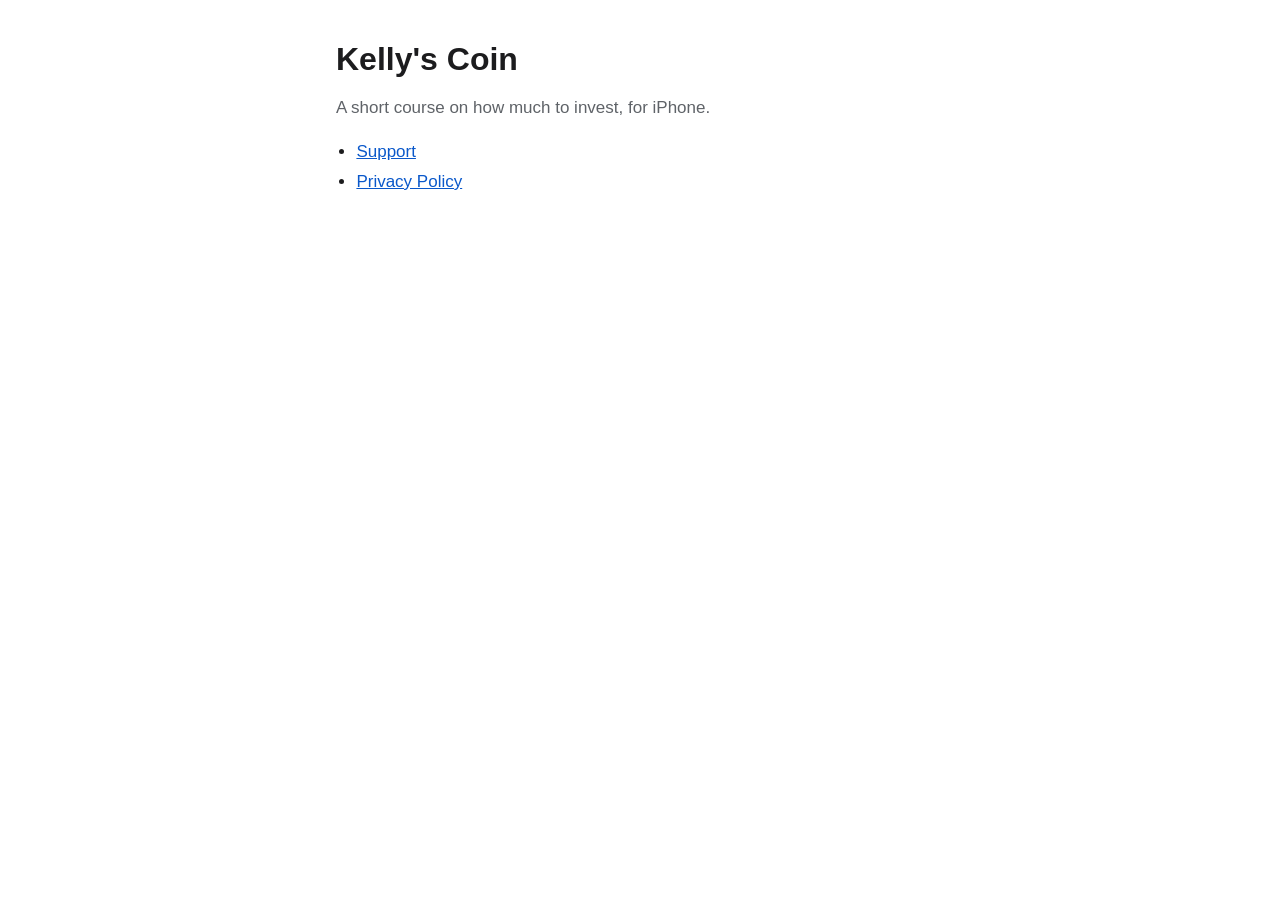
<file: index.html>
<!doctype html>
<html lang="en">
<head>
  <meta charset="utf-8">
  <meta name="viewport" content="width=device-width, initial-scale=1">
  <title>Kelly's Coin</title>
  <link rel="stylesheet" href="style.css">
</head>
<body>
  <main>
    <h1>Kelly's Coin</h1>
    <p class="muted">A short course on how much to invest, for iPhone.</p>
    <ul>
      <li><a href="support.html">Support</a></li>
      <li><a href="privacy.html">Privacy Policy</a></li>
    </ul>
  </main>
</body>
</html>
</file>
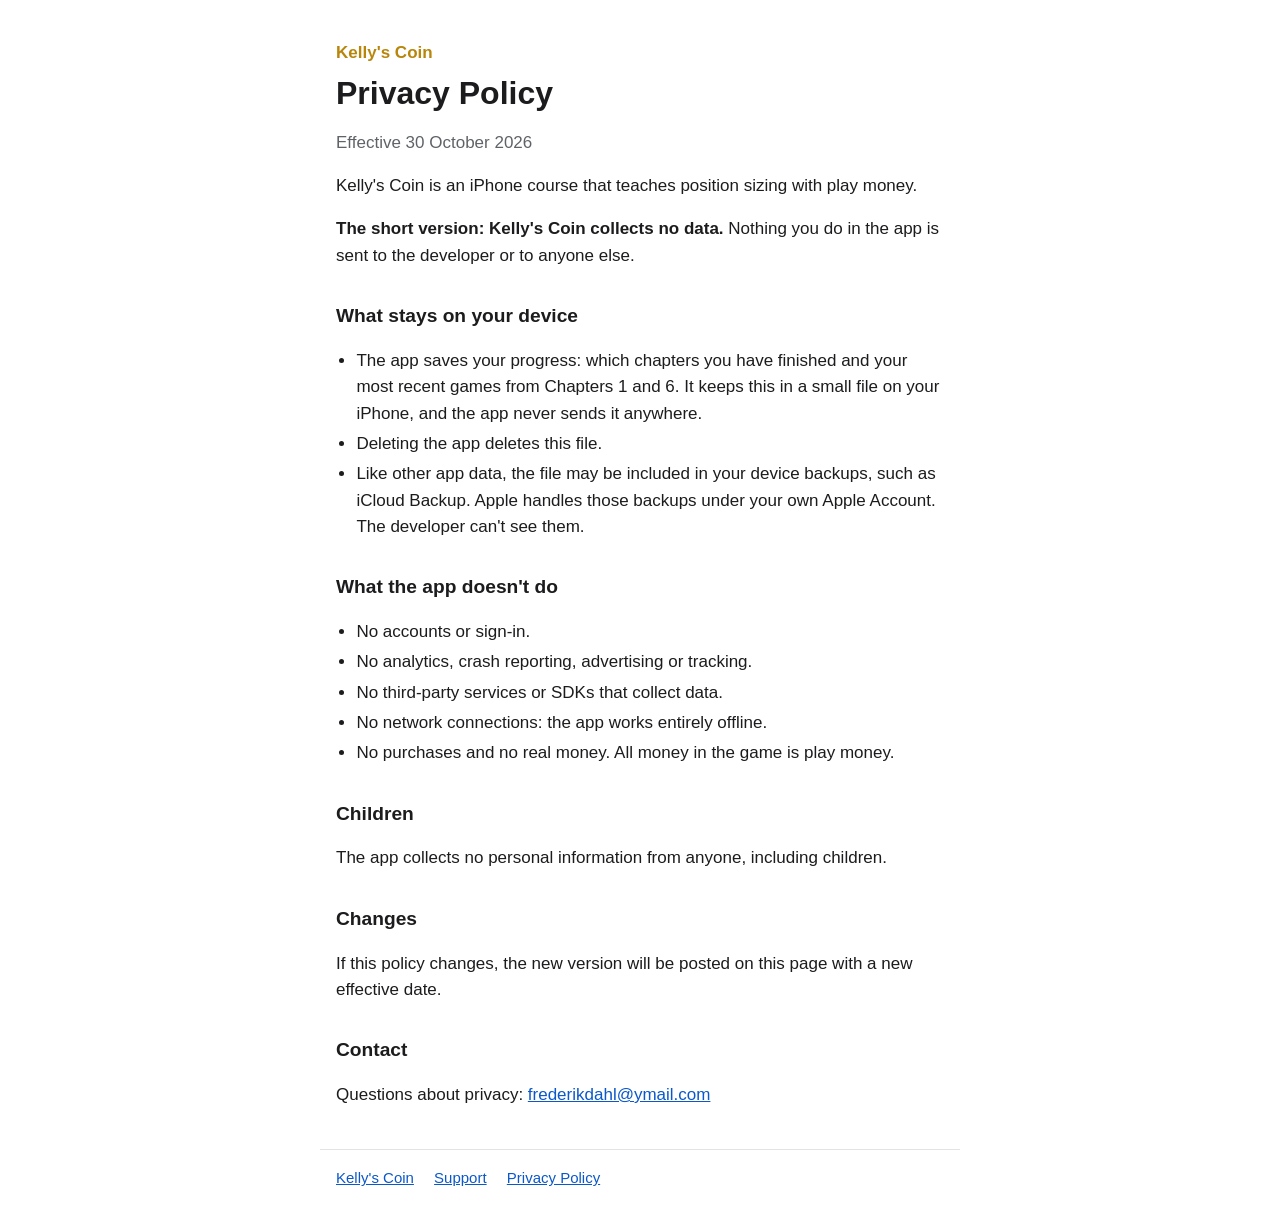
<file: privacy.html>
<!doctype html>
<html lang="en">
<head>
  <meta charset="utf-8">
  <meta name="viewport" content="width=device-width, initial-scale=1">
  <title>Privacy Policy – Kelly's Coin</title>
  <link rel="stylesheet" href="style.css">
</head>
<body>
  <main>
    <p class="app">Kelly's Coin</p>
    <h1>Privacy Policy</h1>
    <p class="muted">Effective 30 October 2026</p>

    <p>Kelly's Coin is an iPhone course that teaches position sizing with play money.</p>

    <p><strong>The short version: Kelly's Coin collects no data.</strong> Nothing you do in the app is sent to the developer or to anyone else.</p>

    <h2>What stays on your device</h2>
    <ul>
      <li>The app saves your progress: which chapters you have finished and your most recent games from Chapters 1 and 6. It keeps this in a small file on your iPhone, and the app never sends it anywhere.</li>
      <li>Deleting the app deletes this file.</li>
      <li>Like other app data, the file may be included in your device backups, such as iCloud Backup. Apple handles those backups under your own Apple Account. The developer can't see them.</li>
    </ul>

    <h2>What the app doesn't do</h2>
    <ul>
      <li>No accounts or sign-in.</li>
      <li>No analytics, crash reporting, advertising or tracking.</li>
      <li>No third-party services or SDKs that collect data.</li>
      <li>No network connections: the app works entirely offline.</li>
      <li>No purchases and no real money. All money in the game is play money.</li>
    </ul>

    <h2>Children</h2>
    <p>The app collects no personal information from anyone, including children.</p>

    <h2>Changes</h2>
    <p>If this policy changes, the new version will be posted on this page with a new effective date.</p>

    <h2>Contact</h2>
    <p>Questions about privacy: <a href="mailto:frederikdahl@ymail.com">frederikdahl@ymail.com</a></p>
  </main>
  <footer>
    <a href="./">Kelly's Coin</a>
    <a href="support.html">Support</a>
    <a href="privacy.html">Privacy Policy</a>
  </footer>
</body>
</html>
</file>
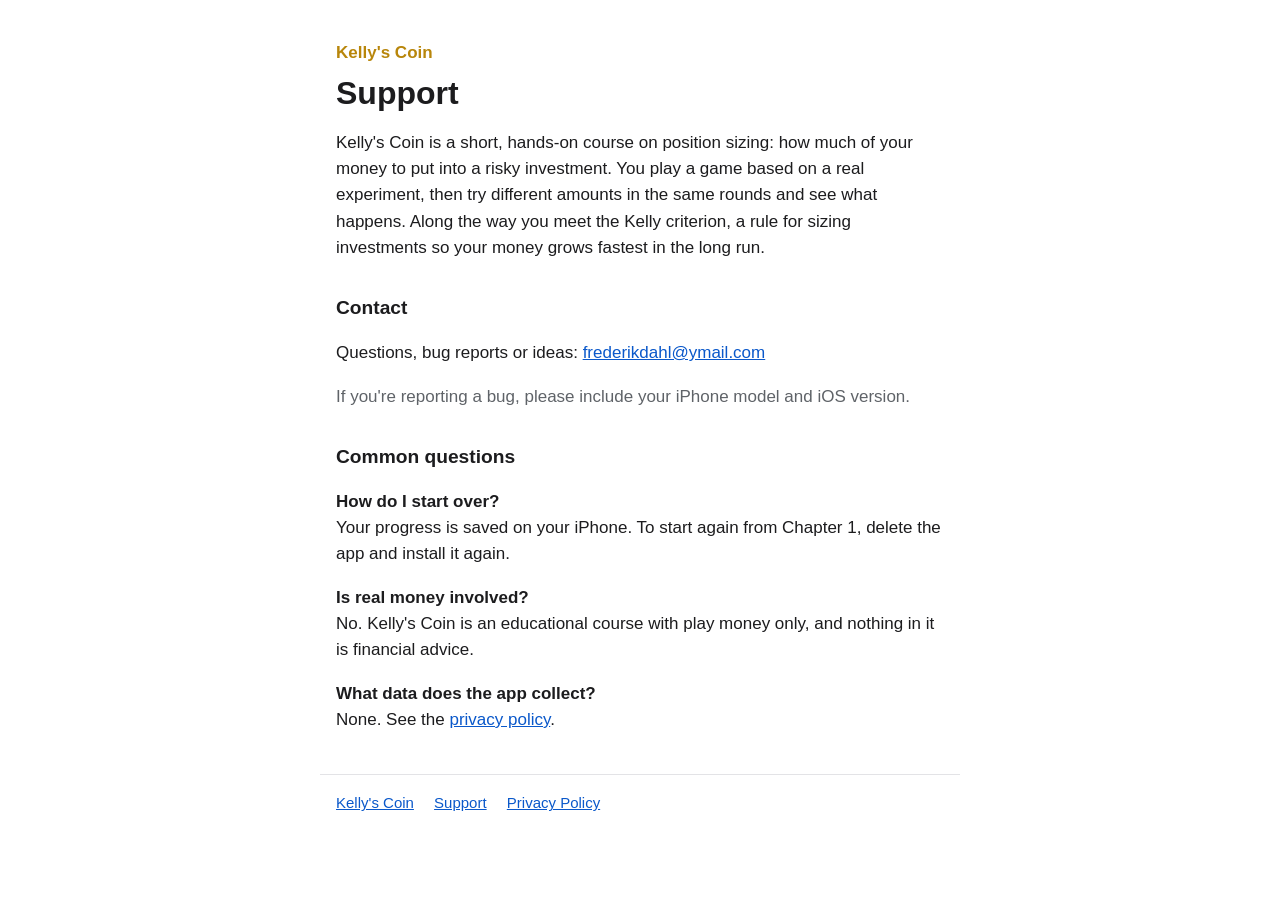
<file: support.html>
<!doctype html>
<html lang="en">
<head>
  <meta charset="utf-8">
  <meta name="viewport" content="width=device-width, initial-scale=1">
  <title>Support – Kelly's Coin</title>
  <link rel="stylesheet" href="style.css">
</head>
<body>
  <main>
    <p class="app">Kelly's Coin</p>
    <h1>Support</h1>

    <p>Kelly's Coin is a short, hands-on course on position sizing: how much of your money to put into a risky investment. You play a game based on a real experiment, then try different amounts in the same rounds and see what happens. Along the way you meet the Kelly criterion, a rule for sizing investments so your money grows fastest in the long run.</p>

    <h2>Contact</h2>
    <p>Questions, bug reports or ideas: <a href="mailto:frederikdahl@ymail.com">frederikdahl@ymail.com</a></p>
    <p class="muted">If you're reporting a bug, please include your iPhone model and iOS version.</p>

    <h2>Common questions</h2>
    <p><strong>How do I start over?</strong><br>
    Your progress is saved on your iPhone. To start again from Chapter 1, delete the app and install it again.</p>
    <p><strong>Is real money involved?</strong><br>
    No. Kelly's Coin is an educational course with play money only, and nothing in it is financial advice.</p>
    <p><strong>What data does the app collect?</strong><br>
    None. See the <a href="privacy.html">privacy policy</a>.</p>
  </main>
  <footer>
    <a href="./">Kelly's Coin</a>
    <a href="support.html">Support</a>
    <a href="privacy.html">Privacy Policy</a>
  </footer>
</body>
</html>
</file>
<file: style.css>
:root {
  --bg: #ffffff;
  --text: #1c1c1e;
  --muted: #5f6368;
  --accent: #b8860b;
  --link: #0a58ca;
  --rule: #e3e3e6;
  color-scheme: light dark;
}

@media (prefers-color-scheme: dark) {
  :root {
    --bg: #102a43;
    --text: #f2f2f4;
    --muted: #a9b4c2;
    --accent: #d9a91e;
    --link: #8ab4f8;
    --rule: #24405e;
  }
}

* {
  box-sizing: border-box;
}

body {
  margin: 0;
  background: var(--bg);
  color: var(--text);
  font: 17px/1.55 -apple-system, BlinkMacSystemFont, "Segoe UI", Roboto, Helvetica, Arial, sans-serif;
  -webkit-text-size-adjust: 100%;
}

main {
  max-width: 40rem;
  margin: 0 auto;
  padding: 40px 16px 24px;
}

h1 {
  font-size: 2rem;
  line-height: 1.2;
  margin: 0 0 4px;
}

h2 {
  font-size: 1.2rem;
  margin: 32px 0 8px;
}

.app {
  color: var(--accent);
  font-weight: 700;
  margin: 0 0 8px;
}

.muted {
  color: var(--muted);
}

a {
  color: var(--link);
  overflow-wrap: anywhere;
}

ul {
  padding-left: 1.2em;
}

li + li {
  margin-top: 4px;
}

footer {
  max-width: 40rem;
  margin: 0 auto;
  padding: 16px 16px 40px;
  border-top: 1px solid var(--rule);
  color: var(--muted);
  font-size: 15px;
}

footer a {
  margin-right: 16px;
}
</file>
